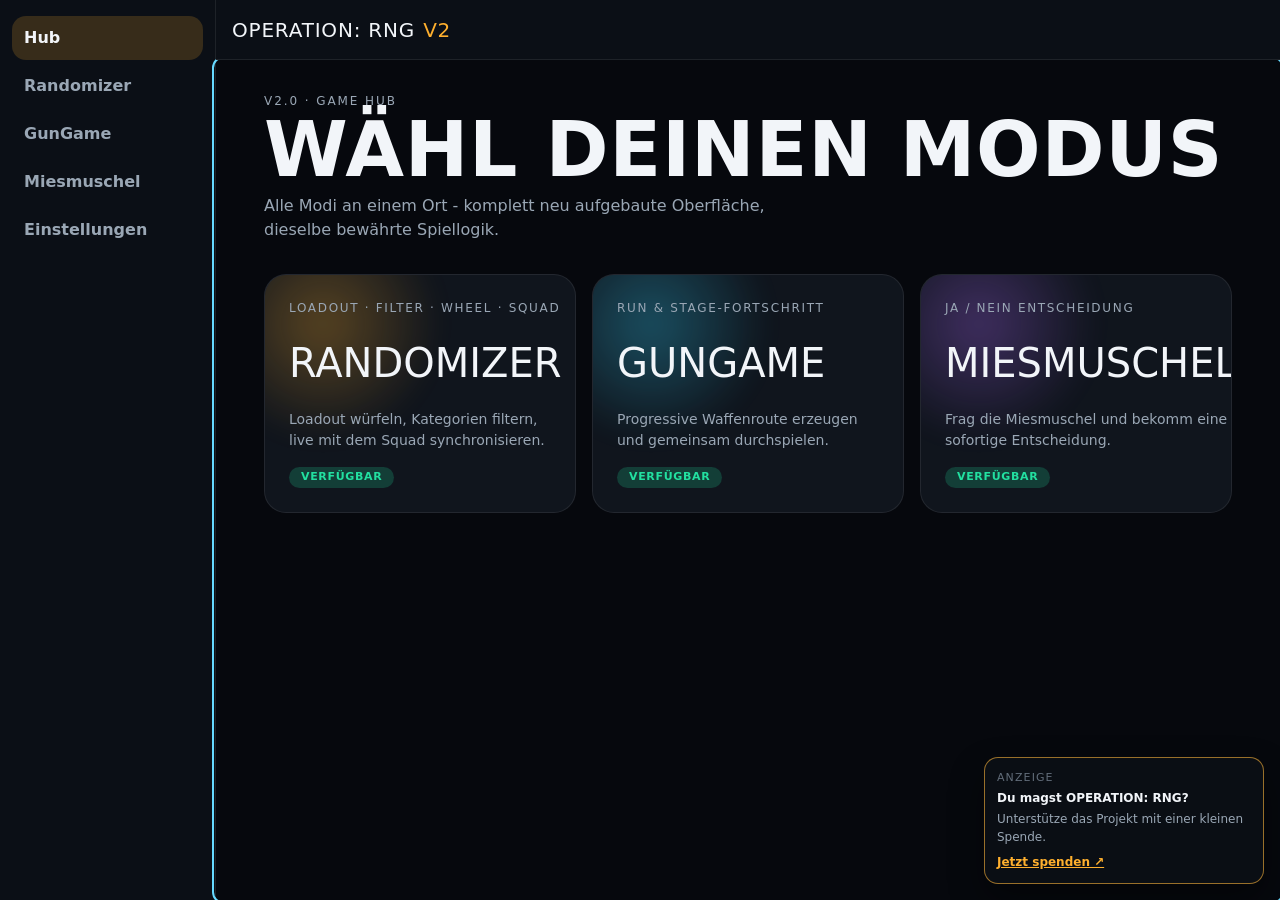
<file: index.html>
<!doctype html>
<html lang="de">
  <head>
    <meta charset="UTF-8" />
    <meta http-equiv="refresh" content="0; url=./v2/index.html#/hub" />
    <meta name="viewport" content="width=device-width, initial-scale=1.0" />
    <meta name="theme-color" content="#06080d" />
    <title>OPERATION: RNG</title>
    <style>
      body {
        display: grid;
        place-items: center;
        min-height: 100vh;
        margin: 0;
        background: #06080d;
        color: #f2f5f9;
        font-family: system-ui, sans-serif;
      }
      a {
        color: #ffb02e;
      }
    </style>
  </head>
  <body>
    <p>
      OPERATION: RNG ist jetzt v2.
      <a href="./v2/index.html#/hub">Weiter zum Hub</a>
    </p>
    <script>
      if ("serviceWorker" in navigator) {
        navigator.serviceWorker
          .getRegistrations()
          .then((regs) => regs.forEach((reg) => reg.unregister()))
          .catch(() => {});
      }
      location.replace("./v2/index.html#/hub");
    </script>
  </body>
</html>
</file>
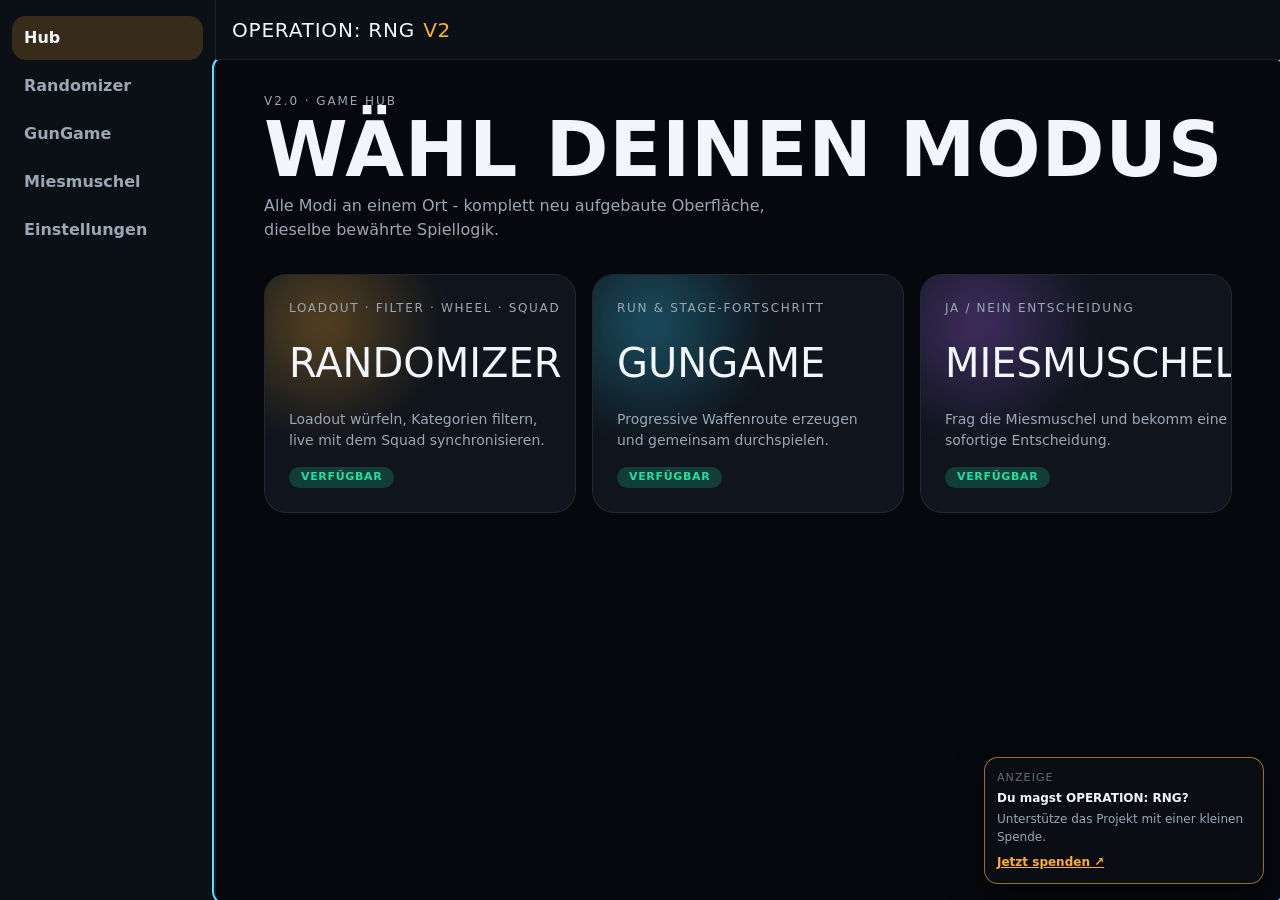
<file: v2/index.html>
<!doctype html>
<html lang="de">
  <head>
    <meta charset="UTF-8" />
    <meta name="viewport" content="width=device-width, initial-scale=1.0" />
    <meta
      name="description"
      content="ABI Randomizer v2.0 - Game Hub, Randomizer, GunGame und Miesmuschel."
    />
    <meta name="theme-color" content="#06080d" />
    <title>OPERATION: RNG v2</title>
    <link rel="stylesheet" href="./assets/styles/tokens.css" />
    <link rel="stylesheet" href="./assets/styles/reset.css" />
    <link rel="stylesheet" href="./assets/styles/base.css" />
    <link rel="stylesheet" href="./assets/styles/shell.css" />
    <link rel="stylesheet" href="./assets/styles/components/button.css" />
    <link rel="stylesheet" href="./assets/styles/components/card.css" />
    <link rel="stylesheet" href="./assets/styles/components/game-tile.css" />
    <link rel="stylesheet" href="./assets/styles/components/loadout-card.css" />
    <link
      rel="stylesheet"
      href="./assets/styles/components/event-overlay.css"
    />
    <link rel="stylesheet" href="./assets/styles/components/sheet.css" />
    <link rel="stylesheet" href="./assets/styles/views/hub.css" />
    <link rel="stylesheet" href="./assets/styles/views/randomizer.css" />
    <link rel="stylesheet" href="./assets/styles/views/filters.css" />
    <link rel="stylesheet" href="./assets/styles/views/wheel.css" />
    <link rel="stylesheet" href="./assets/styles/views/squad.css" />
    <link rel="stylesheet" href="./assets/styles/views/gungame.css" />
    <link rel="stylesheet" href="./assets/styles/views/muschel.css" />
    <link rel="stylesheet" href="./assets/styles/views/settings.css" />
  </head>
  <body>
    <a class="skip-link" href="#main">Zum Hauptinhalt springen</a>

    <div class="app-shell" id="appShell">
      <header class="app-topbar">
        <a class="app-topbar-brand" href="#/hub">
          OPERATION: RNG <span class="app-topbar-brand-accent">v2</span>
        </a>
      </header>

      <nav class="app-nav" id="appSideNav" aria-label="Modus Navigation">
        <span class="app-nav-brand">Menü</span>
      </nav>

      <main class="app-main" id="main" tabindex="-1"></main>

      <nav
        class="app-bottom-nav"
        id="appBottomNav"
        aria-label="Modus Navigation"
      ></nav>
    </div>

    <aside class="support-banner" aria-label="Unterstützung und Werbung">
      <span class="support-banner-label">Anzeige</span>
      <strong>Du magst OPERATION: RNG?</strong>
      <span>Unterstütze das Projekt mit einer kleinen Spende.</span>
      <a
        href="https://www.youtube.com/watch?v=Aq5WXmQQooo&pp=ygUJcmljayByb2xs"
        target="_blank"
        rel="noopener noreferrer sponsored"
        >Jetzt spenden ↗</a
      >
    </aside>

    <script type="module">
      import { bootstrap } from "./assets/js/app/bootstrap.js";
      bootstrap();
    </script>
  </body>
</html>
</file>
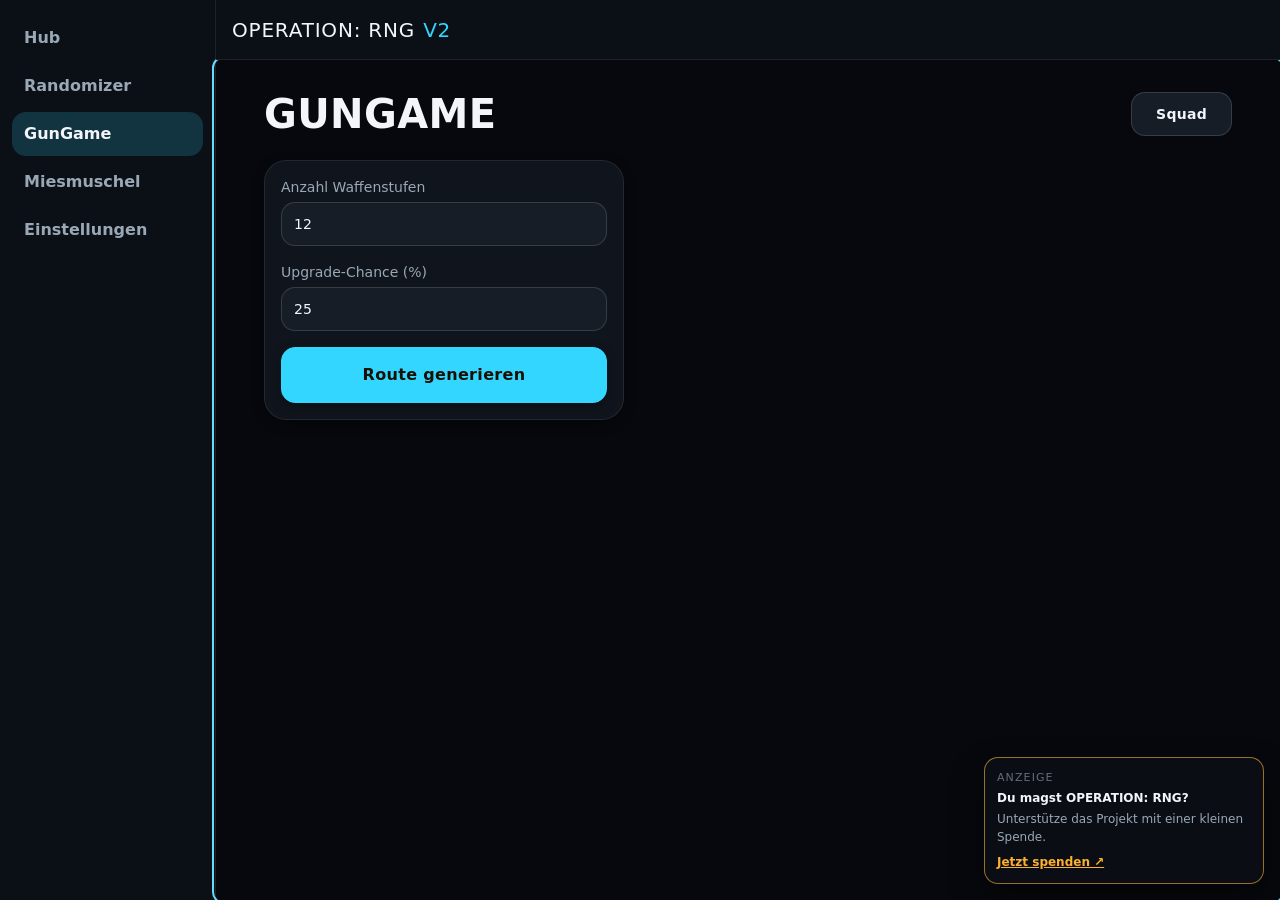
<file: gungame.html>
<!doctype html>
<html lang="de">
  <head>
    <meta charset="UTF-8" />
    <meta http-equiv="refresh" content="0; url=./v2/index.html#/gungame" />
    <meta name="viewport" content="width=device-width, initial-scale=1.0" />
    <meta name="theme-color" content="#06080d" />
    <title>OPERATION: RNG</title>
    <style>
      body {
        display: grid;
        place-items: center;
        min-height: 100vh;
        margin: 0;
        background: #06080d;
        color: #f2f5f9;
        font-family: system-ui, sans-serif;
      }
      a {
        color: #33d6ff;
      }
    </style>
  </head>
  <body>
    <p>
      GunGame ist jetzt v2.
      <a href="./v2/index.html#/gungame">Weiter zu GunGame</a>
    </p>
    <script>
      if ("serviceWorker" in navigator) {
        navigator.serviceWorker
          .getRegistrations()
          .then((regs) => regs.forEach((reg) => reg.unregister()))
          .catch(() => {});
      }
      location.replace("./v2/index.html#/gungame");
    </script>
  </body>
</html>
</file>
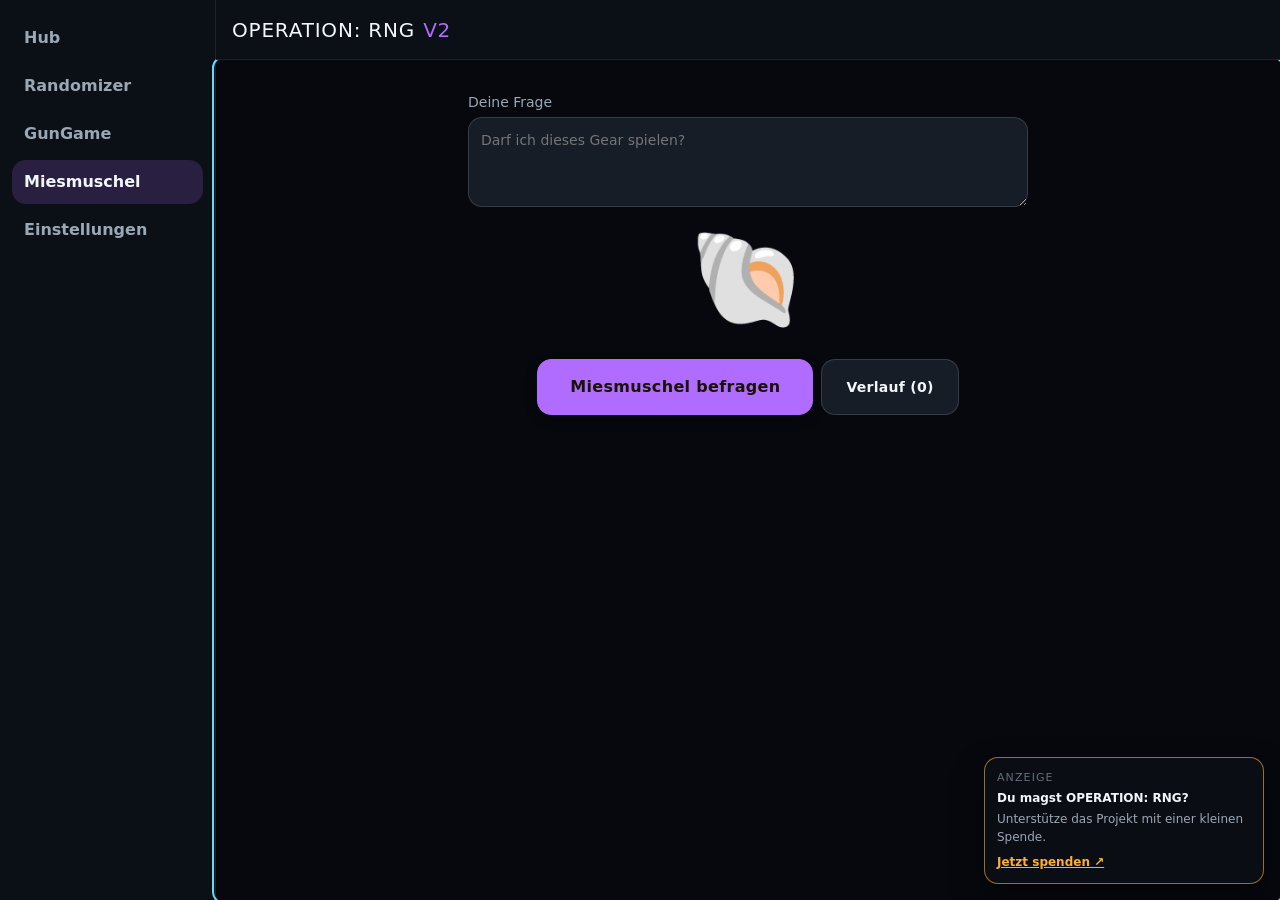
<file: muschel.html>
<!doctype html>
<html lang="de">
  <head>
    <meta charset="UTF-8" />
    <meta http-equiv="refresh" content="0; url=./v2/index.html#/muschel" />
    <meta name="viewport" content="width=device-width, initial-scale=1.0" />
    <meta name="theme-color" content="#06080d" />
    <title>OPERATION: RNG</title>
    <style>
      body {
        display: grid;
        place-items: center;
        min-height: 100vh;
        margin: 0;
        background: #06080d;
        color: #f2f5f9;
        font-family: system-ui, sans-serif;
      }
      a {
        color: #b06bff;
      }
    </style>
  </head>
  <body>
    <p>
      Die Miesmuschel ist jetzt v2.
      <a href="./v2/index.html#/muschel">Weiter zur Miesmuschel</a>
    </p>
    <script>
      if ("serviceWorker" in navigator) {
        navigator.serviceWorker
          .getRegistrations()
          .then((regs) => regs.forEach((reg) => reg.unregister()))
          .catch(() => {});
      }
      location.replace("./v2/index.html#/muschel");
    </script>
  </body>
</html>
</file>
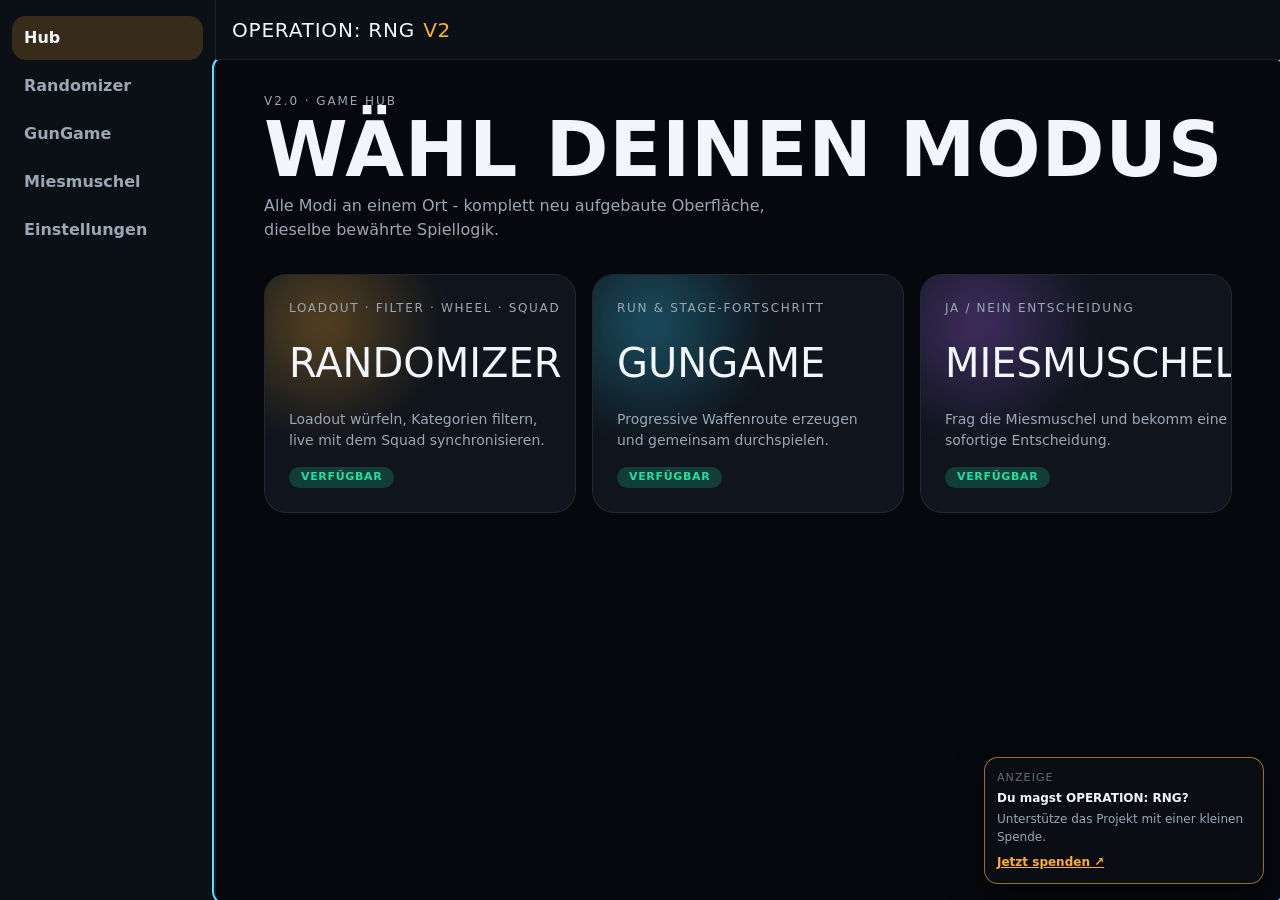
<file: offline.html>
<!doctype html>
<html lang="de">
  <head>
    <meta charset="UTF-8" />
    <meta name="viewport" content="width=device-width, initial-scale=1.0" />
    <meta name="theme-color" content="#06080d" />
    <title>Offline - OPERATION: RNG</title>
    <style>
      body {
        display: grid;
        place-items: center;
        min-height: 100vh;
        margin: 0;
        background: #06080d;
        color: #f2f5f9;
        font-family: system-ui, sans-serif;
        text-align: center;
        padding: 16px;
      }
      a {
        color: #ffb02e;
      }
    </style>
  </head>
  <body>
    <div>
      <p>Offline. OPERATION: RNG ist jetzt v2.</p>
      <p><a href="./v2/index.html#/hub">Zum Hub (sobald online)</a></p>
    </div>
    <script>
      if (navigator.onLine) {
        location.replace("./v2/index.html#/hub");
      }
    </script>
  </body>
</html>
</file>
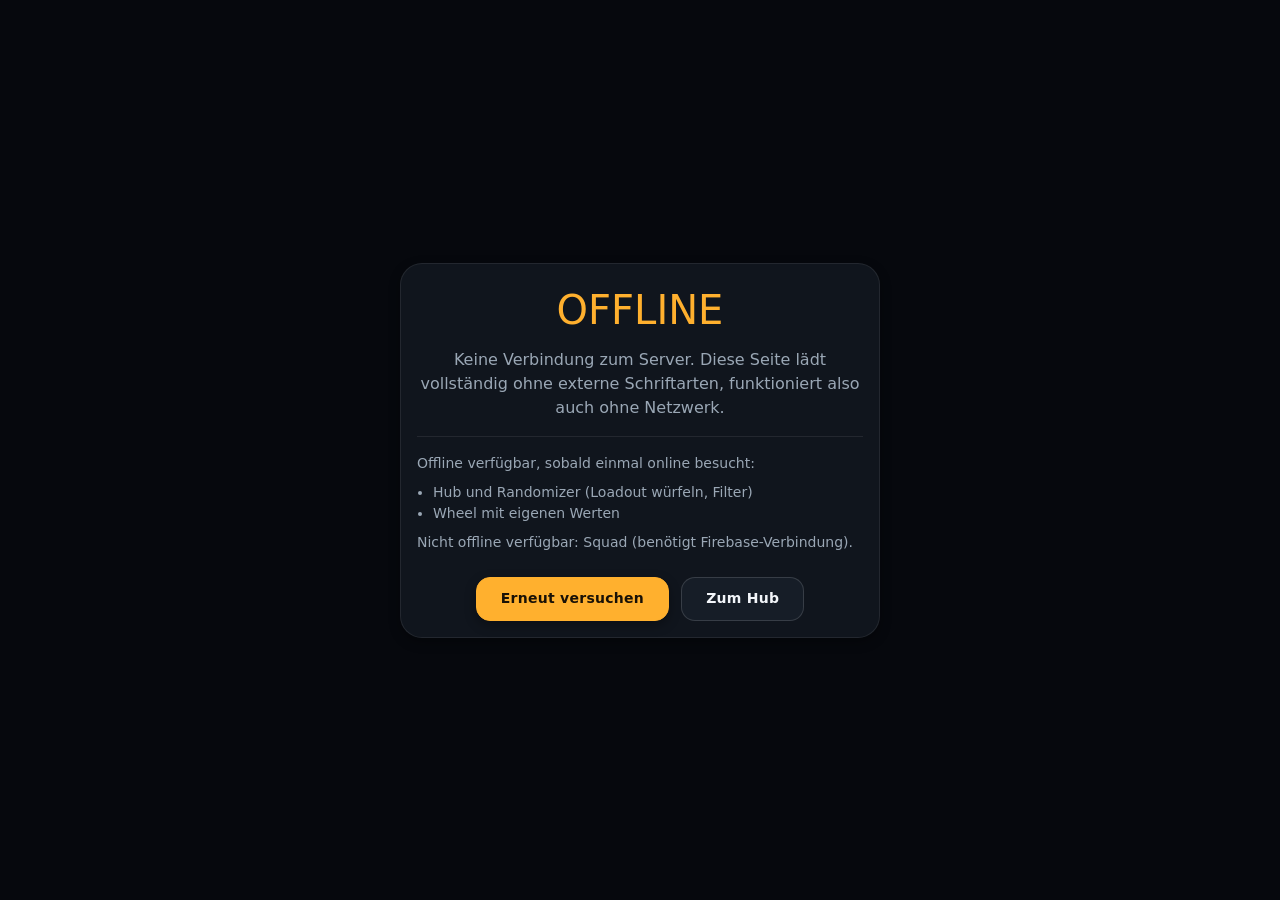
<file: v2/offline.html>
<!doctype html>
<html lang="de">
  <head>
    <meta charset="UTF-8" />
    <meta name="viewport" content="width=device-width, initial-scale=1.0" />
    <title>Offline - OPERATION: RNG v2</title>
    <meta name="theme-color" content="#06080d" />
    <link rel="stylesheet" href="./assets/styles/tokens.css" />
    <link rel="stylesheet" href="./assets/styles/reset.css" />
    <link rel="stylesheet" href="./assets/styles/base.css" />
    <link rel="stylesheet" href="./assets/styles/components/button.css" />
    <link rel="stylesheet" href="./assets/styles/components/card.css" />
    <style>
      body {
        background: var(--color-bg);
        color: var(--color-text);
        font-family: var(--font-ui);
        display: grid;
        place-items: center;
        min-height: 100vh;
        padding: var(--space-4);
      }

      .offline-card {
        width: min(480px, 100%);
        text-align: center;
      }

      .offline-title {
        font-family: var(--font-display);
        font-size: var(--text-2xl);
        color: var(--color-randomizer);
        text-transform: uppercase;
      }

      .offline-text {
        margin-top: var(--space-2);
        color: var(--color-text-muted);
      }

      .offline-hint {
        margin-top: var(--space-4);
        padding-top: var(--space-4);
        border-top: 1px solid var(--color-border);
        text-align: left;
        color: var(--color-text-muted);
        font-size: var(--text-sm);
      }

      .offline-hint ul {
        margin-top: var(--space-2);
        padding-left: var(--space-4);
        list-style: disc;
      }

      .offline-actions {
        margin-top: var(--space-5);
        display: flex;
        flex-wrap: wrap;
        justify-content: center;
        gap: var(--space-3);
      }
    </style>
  </head>
  <body>
    <div class="card card-body offline-card">
      <p class="offline-title">Offline</p>
      <p class="offline-text">
        Keine Verbindung zum Server. Diese Seite lädt vollständig ohne
        externe Schriftarten, funktioniert also auch ohne Netzwerk.
      </p>
      <div class="offline-hint">
        <p>Offline verfügbar, sobald einmal online besucht:</p>
        <ul>
          <li>Hub und Randomizer (Loadout würfeln, Filter)</li>
          <li>Wheel mit eigenen Werten</li>
        </ul>
        <p style="margin-top: var(--space-2)">
          Nicht offline verfügbar: Squad (benötigt Firebase-Verbindung).
        </p>
      </div>
      <div class="offline-actions">
        <button type="button" class="btn btn--primary" id="retryBtn">
          Erneut versuchen
        </button>
        <a class="btn btn--secondary" href="./index.html#/hub">Zum Hub</a>
      </div>
    </div>
    <script>
      document
        .getElementById("retryBtn")
        .addEventListener("click", () => location.reload());
    </script>
  </body>
</html>
</file>
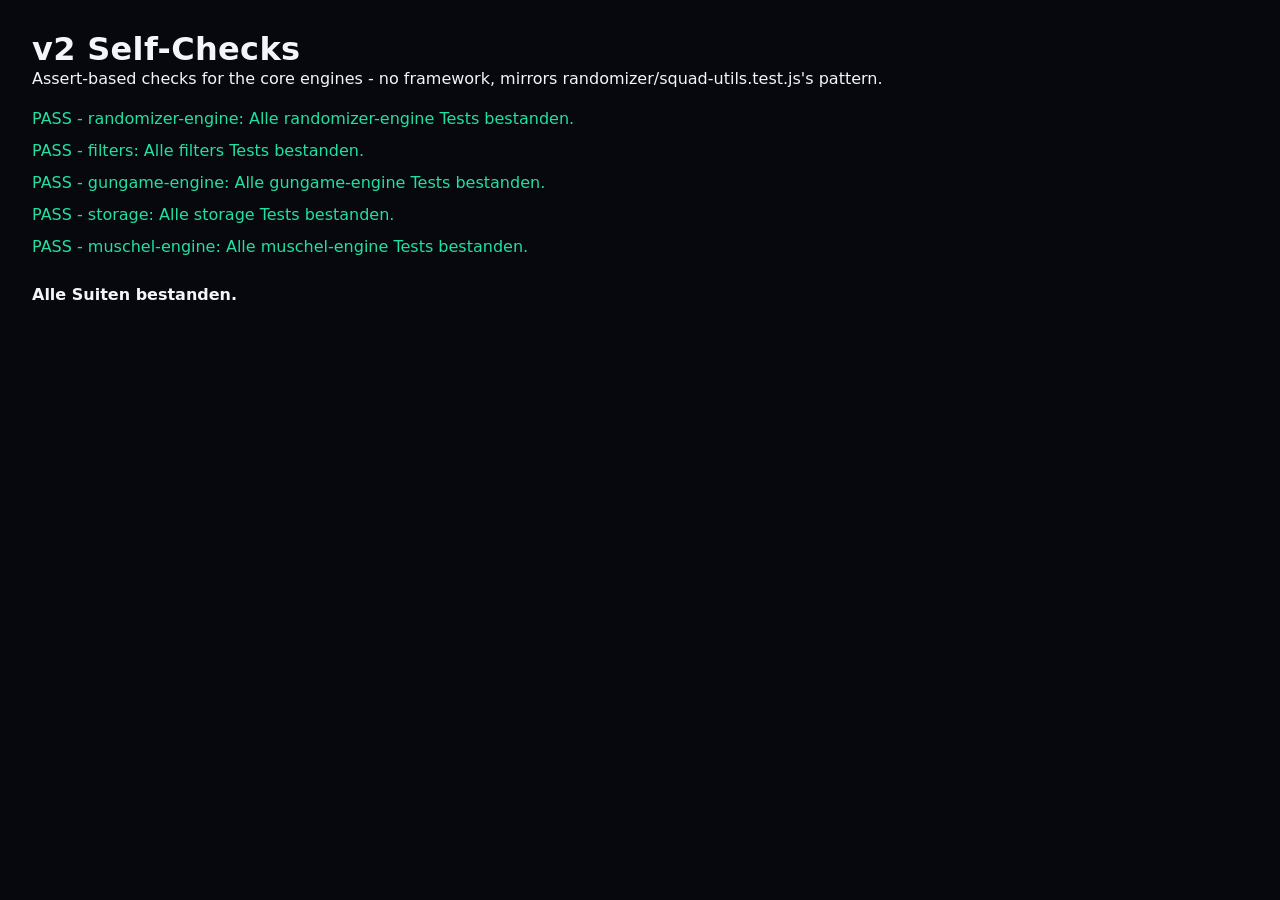
<file: v2/test.html>
<!doctype html>
<html lang="de">
  <head>
    <meta charset="UTF-8" />
    <title>v2 Self-Checks</title>
    <link rel="stylesheet" href="./assets/styles/tokens.css" />
    <link rel="stylesheet" href="./assets/styles/reset.css" />
    <link rel="stylesheet" href="./assets/styles/base.css" />
    <style>
      body {
        background: var(--color-bg);
        color: var(--color-text);
        font-family: var(--font-ui);
        padding: var(--space-6);
      }

      #results {
        display: grid;
        gap: var(--space-2);
        margin-top: var(--space-4);
      }

      .pass {
        color: var(--color-success);
      }

      .fail {
        color: var(--color-danger);
      }
    </style>
  </head>
  <body>
    <h1>v2 Self-Checks</h1>
    <p>Assert-based checks for the core engines - no framework, mirrors randomizer/squad-utils.test.js's pattern.</p>
    <div id="results"></div>
    <script type="module">
      import { runRandomizerEngineTests } from "./assets/js/core/randomizer-engine.test.js";
      import { runFiltersTests } from "./assets/js/core/filters.test.js";
      import { runGunGameEngineTests } from "./assets/js/core/gungame-engine.test.js";
      import { runStorageTests } from "./assets/js/core/storage.test.js";
      import { runMuschelEngineTests } from "./assets/js/core/muschel-engine.test.js";

      const suites = [
        ["randomizer-engine", runRandomizerEngineTests],
        ["filters", runFiltersTests],
        ["gungame-engine", runGunGameEngineTests],
        ["storage", runStorageTests],
        ["muschel-engine", runMuschelEngineTests],
      ];

      const results = document.getElementById("results");
      let allPassed = true;

      for (const [name, run] of suites) {
        const line = document.createElement("p");
        try {
          const message = run();
          line.className = "pass";
          line.textContent = `PASS - ${name}: ${message}`;
        } catch (error) {
          allPassed = false;
          line.className = "fail";
          line.textContent = `FAIL - ${name}: ${error.message}`;
        }
        results.appendChild(line);
      }

      const summary = document.createElement("p");
      summary.style.marginTop = "16px";
      summary.style.fontWeight = "700";
      summary.textContent = allPassed ? "Alle Suiten bestanden." : "Mindestens eine Suite fehlgeschlagen.";
      results.appendChild(summary);
    </script>
  </body>
</html>
</file>
<file: v2/assets/styles/tokens.css>
/* v2 Design Tokens - Dark Tactical / Electric Signal (Planungs.md 6) */

:root {
  /* Grundfläche: fast schwarz, leicht bläulich */
  --color-bg: #06080d;
  --color-bg-raised: #0b0f16;
  --color-surface-1: #10151d;
  --color-surface-2: #161d27;
  --color-surface-3: #1e2732;
  --color-border: #ffffff14;
  --color-border-strong: #ffffff24;

  --color-text: #f2f5f9;
  --color-text-muted: #9aa7b5;
  --color-text-faint: #626d7a;

  /* Modusfarben (Planungs.md 6) */
  --color-randomizer: #ffb02e;
  --color-randomizer-strong: #ffc866;
  --color-gungame: #33d6ff;
  --color-muschel: #b06bff;
  --color-success: #22e0a0;
  --color-danger: #ff3d5a;

  --color-focus: #66d9ff;

  --font-display: "Segoe UI", "Inter", system-ui, sans-serif;
  --font-ui: "Segoe UI", "Inter", system-ui, sans-serif;
  --font-mono: "Consolas", "SFMono-Regular", monospace;

  --text-2xs: 11px;
  --text-xs: 12px;
  --text-sm: 14px;
  --text-md: 16px;
  --text-lg: 20px;
  --text-xl: 28px;
  --text-2xl: 40px;
  --text-3xl: 60px;

  --space-1: 4px;
  --space-2: 8px;
  --space-3: 12px;
  --space-4: 16px;
  --space-5: 24px;
  --space-6: 32px;
  --space-7: 48px;
  --space-8: 64px;

  --radius-sm: 8px;
  --radius-md: 14px;
  --radius-lg: 22px;
  --radius-pill: 999px;

  --shadow-sm: 0 4px 12px #00000055;
  --shadow-md: 0 16px 34px #00000066;
  --shadow-overlay: 0 24px 60px #000000aa;

  --motion-fast: 140ms;
  --motion-medium: 220ms;
  --motion-slow: 360ms;
  --motion-ease: cubic-bezier(0.2, 0.7, 0.3, 1);

  --nav-width: 216px;
  --nav-width-rail: 72px;
  --topbar-height: 60px;
  --bottom-nav-height: 64px;
  --context-sidebar-width: 340px;
  --touch-target: 44px;
}

@media (prefers-reduced-motion: reduce) {
  :root {
    --motion-fast: 0ms;
    --motion-medium: 0ms;
    --motion-slow: 0ms;
  }
}
</file>
<file: v2/assets/styles/base.css>
/* v2 Base - typography, focus, skip-link (Planungs.md 9) */

body {
  background: var(--color-bg);
  color: var(--color-text);
  font-family: var(--font-ui);
  font-size: var(--text-md);
  line-height: 1.5;
  font-variant-numeric: tabular-nums;
}

h1,
h2,
h3 {
  font-family: var(--font-display);
  font-weight: 700;
  letter-spacing: 0.01em;
  line-height: 1.1;
}

:focus-visible {
  outline: 2px solid var(--color-focus);
  outline-offset: 2px;
  border-radius: var(--radius-sm);
}

.skip-link {
  position: absolute;
  top: -100%;
  left: var(--space-3);
  z-index: 1000;
  padding: var(--space-2) var(--space-4);
  border-radius: var(--radius-sm);
  background: var(--color-focus);
  color: #05131a;
  font-weight: 700;
  text-decoration: none;
}

.skip-link:focus {
  top: var(--space-3);
}

.visually-hidden {
  position: absolute;
  width: 1px;
  height: 1px;
  overflow: hidden;
  clip: rect(0 0 0 0);
  white-space: nowrap;
}

/* Manual "Animationen reduzieren" override (Settings), same effect as the
   prefers-reduced-motion media query in reset.css/tokens.css but forced
   independent of the OS setting. */
:root[data-reduced-motion="true"] {
  --motion-fast: 0ms;
  --motion-medium: 0ms;
  --motion-slow: 0ms;
}

:root[data-reduced-motion="true"] *,
:root[data-reduced-motion="true"] *::before,
:root[data-reduced-motion="true"] *::after {
  animation-duration: 0.001ms !important;
  animation-iteration-count: 1 !important;
  transition-duration: 0.001ms !important;
  scroll-behavior: auto !important;
}

/* Streamer-Modus (Settings) */
:root[data-streamer="transparent"] body {
  background: transparent;
}

:root[data-streamer="greenscreen"] body {
  background: #00b140;
}
</file>
<file: v2/assets/styles/shell.css>
/* v2 App Shell (Planungs.md 5.1). Context sidebar column is deferred until
   a view (Filter Studio, Squad) actually needs it - not built for this slice. */

.app-shell {
  display: grid;
  grid-template-columns: 1fr;
  grid-template-rows: var(--topbar-height) 1fr;
  grid-template-areas:
    "topbar"
    "main";
  min-height: 100vh;
}

.app-topbar {
  grid-area: topbar;
  position: sticky;
  top: 0;
  z-index: 50;
  display: flex;
  align-items: center;
  justify-content: space-between;
  gap: var(--space-3);
  padding: 0 var(--space-4);
  border-bottom: 1px solid var(--color-border);
  background: var(--color-bg-raised);
}

.app-topbar-brand {
  display: flex;
  align-items: baseline;
  gap: var(--space-2);
  font-family: var(--font-display);
  font-size: var(--text-lg);
  text-transform: uppercase;
  letter-spacing: 0.04em;
  text-decoration: none;
  color: var(--color-text);
}

.app-topbar-brand-accent {
  color: var(--route-accent, var(--color-randomizer));
}

.app-main {
  grid-area: main;
  min-width: 0;
  padding: var(--space-5) var(--space-4) calc(var(--bottom-nav-height) + var(--space-5));
}

.app-nav {
  display: none;
}

.app-bottom-nav {
  position: fixed;
  left: 0;
  right: 0;
  bottom: 0;
  z-index: 50;
  display: flex;
  height: var(--bottom-nav-height);
  border-top: 1px solid var(--color-border);
  background: var(--color-bg-raised);
}

.app-bottom-nav-link {
  flex: 1;
  display: flex;
  flex-direction: column;
  align-items: center;
  justify-content: center;
  gap: 2px;
  min-height: var(--touch-target);
  color: var(--color-text-muted);
  font-size: var(--text-2xs);
  font-weight: 700;
  letter-spacing: 0.02em;
  text-transform: uppercase;
  text-decoration: none;
}

.app-bottom-nav-link[aria-current="page"] {
  color: var(--route-accent, var(--color-randomizer));
}

.app-bottom-nav-link[aria-disabled="true"] {
  color: var(--color-text-faint);
  pointer-events: none;
}

.app-bottom-nav-icon {
  font-size: var(--text-md);
}

.support-banner {
  position: fixed;
  right: var(--space-3);
  bottom: calc(var(--bottom-nav-height) + var(--space-3));
  z-index: 45;
  display: grid;
  gap: 3px;
  width: min(280px, calc(100vw - var(--space-6)));
  padding: var(--space-3);
  border: 1px solid color-mix(in srgb, var(--color-randomizer) 55%, var(--color-border));
  border-radius: var(--radius-md);
  background: color-mix(in srgb, var(--color-bg-raised) 94%, transparent);
  box-shadow: var(--shadow-md);
  font-size: var(--text-xs);
  backdrop-filter: blur(10px);
}

.support-banner-label {
  color: var(--color-text-faint);
  font-size: var(--text-2xs);
  letter-spacing: 0.1em;
  text-transform: uppercase;
}

.support-banner > span:not(.support-banner-label) {
  color: var(--color-text-muted);
}

.support-banner a {
  margin-top: var(--space-1);
  color: var(--color-randomizer);
  font-weight: 700;
}

@media (min-width: 900px) {
  .support-banner {
    right: var(--space-4);
    bottom: var(--space-4);
  }

  .app-shell {
    grid-template-columns: var(--nav-width) 1fr;
    grid-template-areas:
      "nav topbar"
      "nav main";
  }

  .app-nav {
    grid-area: nav;
    display: flex;
    flex-direction: column;
    gap: var(--space-1);
    padding: var(--space-4) var(--space-3);
    border-right: 1px solid var(--color-border);
    background: var(--color-bg-raised);
  }

  .app-nav-brand {
    padding: 0 var(--space-2) var(--space-4);
    font-family: var(--font-display);
    font-size: var(--text-md);
    text-transform: uppercase;
    letter-spacing: 0.06em;
  }

  .app-nav-link {
    display: flex;
    align-items: center;
    gap: var(--space-2);
    min-height: var(--touch-target);
    padding: 0 var(--space-3);
    border-radius: var(--radius-md);
    color: var(--color-text-muted);
    font-weight: 700;
    text-decoration: none;
    transition: background var(--motion-fast) var(--motion-ease),
      color var(--motion-fast) var(--motion-ease);
  }

  .app-nav-link:hover {
    background: var(--color-surface-1);
    color: var(--color-text);
  }

  .app-nav-link[aria-current="page"] {
    background: color-mix(in srgb, var(--route-accent, var(--color-randomizer)) 18%, transparent);
    color: var(--color-text);
  }

  .app-nav-link[aria-disabled="true"] {
    color: var(--color-text-faint);
    pointer-events: none;
  }

  .app-main {
    padding: var(--space-6) var(--space-7);
  }

  .app-bottom-nav {
    display: none;
  }
}
</file>
<file: v2/assets/styles/components/button.css>
/* Component: ActionButton / IconButton (Planungs.md 6) */

.btn {
  display: inline-flex;
  align-items: center;
  justify-content: center;
  gap: var(--space-2);
  min-height: var(--touch-target);
  padding: 0 var(--space-5);
  border: 1px solid transparent;
  border-radius: var(--radius-md);
  font-family: var(--font-ui);
  font-size: var(--text-sm);
  font-weight: 700;
  letter-spacing: 0.02em;
  text-decoration: none;
  transition: transform var(--motion-fast) var(--motion-ease),
    filter var(--motion-fast) var(--motion-ease);
}

.btn:hover {
  filter: brightness(1.1);
}

.btn:active {
  transform: translateY(1px);
}

.btn:disabled,
.btn[aria-disabled="true"] {
  cursor: not-allowed;
  filter: grayscale(0.5);
  opacity: 0.5;
}

.btn--loading {
  cursor: progress;
  opacity: 0.8;
}

.btn--primary {
  border-color: var(--route-accent, var(--color-randomizer));
  background: var(--route-accent, var(--color-randomizer));
  color: #191106;
  box-shadow: var(--shadow-sm);
}

.btn--secondary {
  border-color: var(--color-border-strong);
  background: var(--color-surface-2);
  color: var(--color-text);
}

.btn--ghost {
  background: transparent;
  color: var(--color-text-muted);
}

.btn--ghost:hover {
  background: var(--color-surface-1);
  color: var(--color-text);
}

.btn--danger {
  border-color: var(--color-danger);
  background: color-mix(in srgb, var(--color-danger) 20%, transparent);
  color: #ffd7dd;
}

.btn--lg {
  min-height: 56px;
  padding: 0 var(--space-6);
  font-size: var(--text-md);
}

.icon-btn {
  display: inline-flex;
  align-items: center;
  justify-content: center;
  width: var(--touch-target);
  height: var(--touch-target);
  border-radius: var(--radius-pill);
  color: var(--color-text-muted);
  transition: background var(--motion-fast) var(--motion-ease),
    color var(--motion-fast) var(--motion-ease);
}

.icon-btn:hover {
  background: var(--color-surface-2);
  color: var(--color-text);
}
</file>
<file: v2/assets/styles/components/card.css>
/* Component: Card panel base, StatusChip */

.card {
  border: 1px solid var(--color-border);
  border-radius: var(--radius-lg);
  background: var(--color-surface-1);
  box-shadow: var(--shadow-sm);
}

.card-header {
  padding: var(--space-4) var(--space-4) 0;
}

.card-body {
  padding: var(--space-4);
}

.status-chip {
  display: inline-flex;
  align-items: center;
  gap: var(--space-1);
  padding: 2px var(--space-3);
  border-radius: var(--radius-pill);
  background: var(--color-surface-2);
  color: var(--color-text-muted);
  font-size: var(--text-2xs);
  font-weight: 700;
  letter-spacing: 0.06em;
  text-transform: uppercase;
}

.status-chip--success {
  background: color-mix(in srgb, var(--color-success) 20%, transparent);
  color: var(--color-success);
}

.status-chip--danger {
  background: color-mix(in srgb, var(--color-danger) 22%, transparent);
  color: var(--color-danger);
}

.status-chip--accent {
  background: color-mix(in srgb, var(--route-accent, var(--color-randomizer)) 20%, transparent);
  color: var(--route-accent, var(--color-randomizer));
}
</file>
<file: v2/assets/styles/components/game-tile.css>
/* Component: GameTile (Hub) */

.game-tile-grid {
  display: grid;
  grid-template-columns: repeat(auto-fit, minmax(240px, 1fr));
  gap: var(--space-4);
}

.game-tile {
  position: relative;
  display: grid;
  align-content: space-between;
  gap: var(--space-4);
  min-height: 220px;
  padding: var(--space-5);
  border: 1px solid var(--color-border);
  border-radius: var(--radius-lg);
  background: var(--color-surface-1);
  color: var(--color-text);
  text-decoration: none;
  overflow: hidden;
  transition: transform var(--motion-fast) var(--motion-ease),
    border-color var(--motion-fast) var(--motion-ease);
}

.game-tile::before {
  content: "";
  position: absolute;
  inset: -30% auto auto -20%;
  width: 240px;
  height: 240px;
  border-radius: 50%;
  background: radial-gradient(circle, var(--tile-accent, var(--color-randomizer)) 0%, transparent 70%);
  filter: blur(14px);
  opacity: 0.3;
  pointer-events: none;
}

.game-tile:hover {
  transform: translateY(-4px);
  border-color: var(--tile-accent, var(--color-randomizer));
}

.game-tile[aria-disabled="true"] {
  cursor: not-allowed;
  opacity: 0.55;
}

.game-tile[aria-disabled="true"]:hover {
  transform: none;
}

.game-tile-eyebrow {
  position: relative;
  color: var(--color-text-muted);
  font-size: var(--text-xs);
  letter-spacing: 0.14em;
  text-transform: uppercase;
}

.game-tile-title {
  position: relative;
  font-size: clamp(28px, 4vw, 40px);
  text-transform: uppercase;
}

.game-tile-desc {
  position: relative;
  color: var(--color-text-muted);
  font-size: var(--text-sm);
}

.game-tile-footer {
  position: relative;
  display: flex;
  align-items: center;
  justify-content: space-between;
  gap: var(--space-2);
}
</file>
<file: v2/assets/styles/components/loadout-card.css>
/* Component: LoadoutCard / WeaponCard (Randomizer Play View, Planungs.md 5.3) */

.loadout-board-wrap {
  display: grid;
  justify-items: center;
  gap: var(--space-6);
  padding: var(--space-5);
  border-radius: var(--radius-lg);
  background: radial-gradient(ellipse at 50% 0%, color-mix(in srgb, var(--route-accent, var(--color-randomizer)) 8%, transparent) 0%, transparent 70%);
}

.loadout-board {
  position: relative;
  display: grid;
  gap: var(--space-3);
  max-width: 880px;
  padding: var(--space-4);
  border-radius: var(--radius-lg);
  background: var(--color-bg-raised);
  box-shadow: inset 0 0 0 1px var(--color-border), var(--shadow-md);
  transition: filter var(--motion-medium) var(--motion-ease);
}

/* Marquee chase-light border, classic cabinet trim. */
.loadout-board::before {
  content: "";
  position: absolute;
  inset: -6px;
  z-index: -1;
  border-radius: calc(var(--radius-lg) + 6px);
  border: 2px dashed color-mix(in srgb, var(--route-accent, var(--color-randomizer)) 65%, transparent);
  animation: marqueeChase 14s linear infinite;
}

@keyframes marqueeChase {
  to {
    transform: rotate(360deg);
  }
}

.loadout-board.is-rolling {
  filter: drop-shadow(0 0 18px color-mix(in srgb, var(--route-accent, var(--color-randomizer)) 35%, transparent));
}

.loadout-board.is-rolling::before {
  animation-duration: 3s;
}

.slot-spin-btn {
  min-width: 220px;
  padding: var(--space-4) var(--space-7);
  border: 3px solid #241a06;
  border-radius: var(--radius-pill);
  background: linear-gradient(180deg, var(--color-randomizer-strong) 0%, var(--route-accent, var(--color-randomizer)) 60%, #7a4f00 100%);
  box-shadow: 0 8px 0 #5c3c00, 0 16px 26px #000000a0;
  color: #1a1106;
  font-size: var(--text-lg);
  letter-spacing: 0.1em;
  text-shadow: 0 1px 1px #ffffff40;
  transition: transform 120ms ease, box-shadow 120ms ease, filter 120ms ease;
}

.slot-spin-btn:hover:not(:disabled) {
  filter: brightness(1.08);
}

.slot-spin-btn:active:not(:disabled) {
  transform: translateY(6px);
  box-shadow: 0 2px 0 #5c3c00, 0 6px 14px #000000a0;
}

.slot-spin-btn:disabled {
  cursor: not-allowed;
  filter: grayscale(0.4) brightness(0.8);
  box-shadow: 0 8px 0 #3a3a3a, 0 16px 26px #000000a0;
}

@media (prefers-reduced-motion: reduce) {
  .loadout-board::before {
    animation: none;
  }
}

.loadout-stage {
  position: relative;
  padding: var(--space-5);
  border: 1px solid var(--color-border);
  border-radius: var(--radius-lg);
  background: linear-gradient(160deg, var(--color-surface-2) 0%, var(--color-surface-1) 100%);
}

.loadout-stage-label {
  color: var(--color-text-muted);
  font-size: var(--text-xs);
  letter-spacing: 0.14em;
  text-transform: uppercase;
}

.loadout-stage-value {
  margin-top: var(--space-1);
  font-family: var(--font-display);
  font-size: var(--text-2xl);
  text-transform: uppercase;
}

.loadout-stage-reroll {
  position: absolute;
  top: var(--space-4);
  right: var(--space-4);
}

.loadout-grid {
  display: grid;
  grid-template-columns: repeat(auto-fit, minmax(140px, 1fr));
  gap: var(--space-3);
}

.loadout-weapon-grid {
  display: grid;
  grid-template-columns: 1fr 1fr;
  gap: var(--space-3);
}

@media (max-width: 599px) {
  .loadout-weapon-grid {
    grid-template-columns: 1fr;
  }
}

.loadout-card {
  position: relative;
  display: grid;
  gap: var(--space-1);
  padding: var(--space-4);
  border: 1px solid var(--color-border);
  border-radius: var(--radius-md);
  background: var(--color-surface-1);
  transition: border-color var(--motion-fast) var(--motion-ease);
}

.loadout-card--weapon {
  padding: var(--space-5);
  border-color: var(--rarity-color, var(--color-border-strong));
}

.loadout-card--locked {
  border-color: var(--route-accent, var(--color-randomizer));
}

.loadout-card-label {
  display: flex;
  align-items: center;
  justify-content: space-between;
  color: var(--color-text-muted);
  font-size: var(--text-2xs);
  letter-spacing: 0.1em;
  text-transform: uppercase;
}

.loadout-card-value {
  font-family: var(--font-display);
  font-size: var(--text-lg);
  text-transform: uppercase;
}

.loadout-card--weapon .loadout-card-value {
  font-size: var(--text-xl);
  color: var(--rarity-color, var(--color-text));
}

.loadout-card-lock-btn {
  color: var(--color-text-faint);
}

.loadout-card-lock-btn[aria-pressed="true"] {
  color: var(--route-accent, var(--color-randomizer));
}

.loadout-actions {
  display: flex;
  justify-content: center;
  padding-top: var(--space-2);
}

.slot-reel {
  display: block;
  position: relative;
  height: 1.25em;
  overflow: hidden;
  border-radius: var(--radius-sm);
  background: linear-gradient(180deg, var(--color-surface-2) 0%, var(--color-surface-1) 100%);
  box-shadow: inset 0 0 14px #00000073;
}

.slot-reel-strip {
  display: flex;
  flex-direction: column;
  will-change: transform, filter;
}

.slot-reel-stop {
  display: flex;
  align-items: center;
  justify-content: center;
  flex: 0 0 1.25em;
  min-width: 0;
  padding: 0 var(--space-1);
  overflow: hidden;
  text-overflow: ellipsis;
  white-space: nowrap;
}

.slot-reel-stop:nth-child(odd) {
  background: #ffffff06;
}
</file>
<file: v2/assets/styles/components/event-overlay.css>
/* Component: EventOverlay (Planungs.md 5.3, 6) - one dialog style for all
   special events (0 to Hero today, elite crate etc. later). */

.event-overlay {
  position: fixed;
  inset: 0;
  z-index: 200;
  display: flex;
  align-items: center;
  justify-content: center;
  padding: var(--space-4);
  background: #000000cc;
  animation: eventOverlayIn var(--motion-medium) var(--motion-ease);
}

@keyframes eventOverlayIn {
  from {
    opacity: 0;
  }

  to {
    opacity: 1;
  }
}

.event-modal {
  width: min(420px, 100%);
  padding: var(--space-6) var(--space-5);
  border: 1px solid var(--event-accent, var(--color-danger));
  border-radius: var(--radius-lg);
  background: var(--color-surface-1);
  box-shadow: var(--shadow-overlay);
  text-align: center;
}

.event-modal-title {
  font-family: var(--font-display);
  font-size: var(--text-xl);
  color: var(--event-accent, var(--color-danger));
  text-transform: uppercase;
}

.event-modal-text {
  margin-top: var(--space-2);
  color: var(--color-text-muted);
}

.event-modal-actions {
  margin-top: var(--space-5);
  display: flex;
  justify-content: center;
}

@media (prefers-reduced-motion: reduce) {
  .event-overlay {
    animation: none;
  }
}
</file>
<file: v2/assets/styles/components/sheet.css>
/* Component: Sheet / Drawer (Planungs.md 6, 5.4) - fullscreen on mobile,
   right-docked panel on desktop. Shared by Filter Studio and later panels. */

.sheet-overlay {
  position: fixed;
  inset: 0;
  z-index: 300;
  display: flex;
  justify-content: flex-end;
  background: #000000aa;
}

.sheet-panel {
  display: flex;
  flex-direction: column;
  width: 100%;
  height: 100%;
  background: var(--color-bg-raised);
  box-shadow: var(--shadow-overlay);
  animation: sheetSlideIn var(--motion-medium) var(--motion-ease);
}

@keyframes sheetSlideIn {
  from {
    transform: translateX(100%);
  }

  to {
    transform: translateX(0);
  }
}

@media (prefers-reduced-motion: reduce) {
  .sheet-panel {
    animation: none;
  }
}

.sheet-header {
  display: flex;
  align-items: center;
  justify-content: space-between;
  gap: var(--space-3);
  padding: var(--space-4) var(--space-5);
  border-bottom: 1px solid var(--color-border);
}

.sheet-title {
  font-family: var(--font-display);
  font-size: var(--text-lg);
  text-transform: uppercase;
}

.sheet-body {
  flex: 1;
  overflow-y: auto;
  padding: var(--space-5);
}

.sheet-footer {
  display: flex;
  align-items: center;
  justify-content: space-between;
  gap: var(--space-3);
  padding: var(--space-4) var(--space-5);
  border-top: 1px solid var(--color-border);
}

.sheet-errors {
  padding: var(--space-3) var(--space-4);
  border: 1px solid var(--color-danger);
  border-radius: var(--radius-md);
  background: color-mix(in srgb, var(--color-danger) 14%, transparent);
  color: #ffd7dd;
  font-size: var(--text-sm);
}

.sheet-errors ul {
  padding-left: var(--space-4);
  list-style: disc;
}

@media (min-width: 900px) {
  .sheet-panel {
    width: min(560px, 92vw);
  }
}
</file>
<file: v2/assets/styles/views/hub.css>
/* View: Game Hub (Planungs.md 5.2) */

.hub-hero {
  margin-bottom: var(--space-6);
}

.hub-hero-eyebrow {
  color: var(--color-text-muted);
  font-size: var(--text-xs);
  letter-spacing: 0.16em;
  text-transform: uppercase;
}

.hub-hero-title {
  margin: var(--space-1) 0 var(--space-2);
  font-size: clamp(40px, 7vw, 76px);
  text-transform: uppercase;
  line-height: 0.95;
}

.hub-hero-subtitle {
  max-width: 56ch;
  color: var(--color-text-muted);
}
</file>
<file: v2/assets/styles/views/randomizer.css>
/* View: Randomizer Play View (Planungs.md 5.3) */

.randomizer-view-header {
  display: flex;
  flex-wrap: wrap;
  align-items: center;
  justify-content: space-between;
  gap: var(--space-3);
  margin-bottom: var(--space-5);
}

.randomizer-header-actions {
  display: flex;
  flex-wrap: wrap;
  gap: var(--space-2);
}

.randomizer-inline-section {
  margin-top: var(--space-6);
  padding-top: var(--space-6);
  border-top: 1px solid var(--color-border);
}

.randomizer-view-title {
  font-size: clamp(28px, 4vw, 40px);
  text-transform: uppercase;
}

.randomizer-example-note {
  margin-top: var(--space-3);
  color: var(--color-text-faint);
  font-size: var(--text-xs);
}
</file>
<file: v2/assets/styles/views/filters.css>
/* View: Filter Studio (Planungs.md 5.4) */

.weapon-search-input {
  width: 100%;
  min-height: var(--touch-target);
  padding: 0 var(--space-3);
  border: 1px solid var(--color-border-strong);
  border-radius: var(--radius-md);
  background: var(--color-surface-2);
  color: var(--color-text);
}

.randomizer-filter-chip {
  display: inline-flex;
  align-items: center;
  gap: var(--space-1);
}
</file>
<file: v2/assets/styles/views/wheel.css>
/* View: Wheel (Planungs.md 5.5) */

.wheel-source-row {
  display: flex;
  gap: var(--space-2);
  margin-bottom: var(--space-5);
}

.wheel-layout {
  display: grid;
  gap: var(--space-5);
  align-items: start;
}

@media (min-width: 900px) {
  .wheel-layout {
    grid-template-columns: minmax(0, 1fr) minmax(260px, 340px);
  }
}

.wheel-board {
  display: grid;
  justify-items: center;
  gap: var(--space-4);
}

.wheel-frame {
  position: relative;
  width: min(480px, 100%);
  filter: drop-shadow(0 16px 30px rgb(0 0 0 / 35%));
}

.wheel-canvas {
  display: block;
  width: 100%;
  height: auto;
  aspect-ratio: 1;
  border-radius: 50%;
}

.wheel-pointer {
  position: absolute;
  z-index: 2;
  top: -3px;
  left: 50%;
  width: clamp(20px, 6%, 30px);
  aspect-ratio: 1 / 1.15;
  pointer-events: none;
  transform: translateX(-50%);
  clip-path: polygon(0 0, 100% 0, 50% 100%);
  background: linear-gradient(135deg, #fff 0 18%, var(--color-randomizer) 20% 100%);
  filter: drop-shadow(0 3px 2px rgb(0 0 0 / 60%));
}

.wheel-result-text {
  margin-top: var(--space-4);
  font-family: var(--font-display);
  font-size: var(--text-lg);
  text-align: center;
}

.wheel-side-panel {
  display: grid;
  gap: var(--space-3);
}

.wheel-side-heading {
  font-size: var(--text-sm);
  color: var(--color-text-muted);
  text-transform: uppercase;
  letter-spacing: 0.08em;
}

.wheel-side-hint {
  color: var(--color-text-muted);
}

.wheel-chip-list {
  display: flex;
  flex-wrap: wrap;
  gap: var(--space-2);
}

.wheel-chip {
  display: inline-flex;
  align-items: center;
  gap: var(--space-1);
  padding: var(--space-1) var(--space-2);
  border-radius: var(--radius-pill);
  background: var(--color-surface-2);
  font-size: var(--text-sm);
}

.wheel-chip-remove {
  color: var(--color-text-faint);
}

.wheel-chip-remove:hover {
  color: var(--color-danger);
}

.wheel-add-row {
  display: flex;
  gap: var(--space-2);
}

.wheel-add-row input {
  flex: 1;
  min-height: var(--touch-target);
  padding: 0 var(--space-3);
  border: 1px solid var(--color-border-strong);
  border-radius: var(--radius-md);
  background: var(--color-surface-2);
  color: var(--color-text);
}
</file>
<file: v2/assets/styles/views/squad.css>
/* View: Squad Command Center (Planungs.md 5.6) */

.squad-start-card {
  max-width: 420px;
  display: grid;
  gap: var(--space-3);
}

.squad-field-label {
  display: grid;
  gap: var(--space-1);
  color: var(--color-text-muted);
  font-size: var(--text-sm);
}

.squad-text-input {
  min-height: var(--touch-target);
  padding: 0 var(--space-3);
  border: 1px solid var(--color-border-strong);
  border-radius: var(--radius-md);
  background: var(--color-surface-2);
  color: var(--color-text);
}

.squad-join-row {
  display: flex;
  gap: var(--space-2);
}

.squad-code-input {
  width: 90px;
  text-transform: uppercase;
}

.squad-error-text {
  color: var(--color-danger);
  font-size: var(--text-sm);
}

.squad-dashboard {
  display: grid;
  gap: var(--space-4);
}

@media (min-width: 900px) {
  .squad-dashboard {
    grid-template-columns: 260px minmax(0, 1fr) 280px;
    align-items: start;
  }
}

.squad-code-card {
  display: grid;
  gap: var(--space-2);
  justify-items: start;
}

.squad-code-value {
  font-family: var(--font-display);
  font-size: var(--text-xl);
  letter-spacing: 0.1em;
}

.squad-member-grid {
  display: grid;
  gap: var(--space-2);
  margin-top: var(--space-3);
}

.squad-member-card {
  padding: var(--space-3);
  border: 1px solid var(--color-border);
  border-radius: var(--radius-md);
  background: var(--color-surface-2);
  display: grid;
  gap: var(--space-2);
}

.squad-member-result {
  display: flex;
  flex-wrap: wrap;
  gap: var(--space-2);
  font-size: var(--text-sm);
  color: var(--color-text-muted);
}

.squad-result-item {
  padding: 2px var(--space-2);
  border-radius: var(--radius-sm);
  background: var(--color-surface-1);
}

.squad-result-item b {
  color: var(--color-text);
}

.squad-member-name-row {
  display: flex;
  align-items: center;
  flex-wrap: wrap;
  gap: var(--space-2);
  font-weight: 700;
}

.squad-member-actions {
  display: flex;
  gap: var(--space-2);
}

.squad-feed-list {
  display: grid;
  gap: var(--space-1);
  margin-top: var(--space-3);
  font-size: var(--text-sm);
  color: var(--color-text-muted);
}

.squad-feed-empty {
  color: var(--color-text-faint);
}
</file>
<file: v2/assets/styles/views/gungame.css>
/* View: GunGame (Planungs.md 5.7) */

.gungame-setup-card {
  max-width: 360px;
  display: grid;
  gap: var(--space-4);
}

.gungame-focus-card {
  padding: var(--space-6) var(--space-5);
  border: 1px solid var(--route-accent, var(--color-gungame));
  border-radius: var(--radius-lg);
  background: linear-gradient(160deg, var(--color-surface-2) 0%, var(--color-surface-1) 100%);
  text-align: center;
}

.gungame-focus-weapon {
  margin-top: var(--space-2);
  font-family: var(--font-display);
  font-size: clamp(36px, 8vw, 64px);
  color: var(--route-accent, var(--color-gungame));
  text-transform: uppercase;
}

.gungame-focus-meta {
  margin-top: var(--space-1);
  color: var(--color-text-muted);
}

.gungame-context-row {
  display: flex;
  justify-content: space-between;
  margin-top: var(--space-3);
  color: var(--color-text-faint);
  font-size: var(--text-sm);
}

.gungame-message {
  margin-top: var(--space-3);
  color: var(--color-text-muted);
}

.gungame-actions-row {
  flex-wrap: wrap;
  gap: var(--space-2);
}

.gungame-timeline {
  display: grid;
  gap: var(--space-2);
  margin-top: var(--space-6);
}

.gungame-timeline-item {
  display: grid;
  grid-template-columns: 32px 1fr auto auto;
  align-items: center;
  gap: var(--space-2);
  padding: var(--space-2) var(--space-3);
  border: 1px solid var(--color-border);
  border-radius: var(--radius-md);
  background: var(--color-surface-1);
}

.gungame-timeline-item.is-current {
  border-color: var(--route-accent, var(--color-gungame));
}

.gungame-timeline-item.is-done {
  opacity: 0.6;
}

.gungame-timeline-step {
  color: var(--color-text-muted);
  font-family: var(--font-display);
  font-size: var(--text-lg);
}

.gungame-timeline-weapon {
  font-weight: 700;
}

@media (max-width: 599px) {
  .gungame-timeline-item {
    grid-template-columns: 28px 1fr;
    row-gap: var(--space-1);
  }
}
</file>
<file: v2/assets/styles/views/muschel.css>
/* View: Miesmuschel (Planungs.md 5.8) - minimal, immersive single screen. */

.muschel-wrap {
  max-width: 560px;
  margin-inline: auto;
  display: grid;
  gap: var(--space-5);
  justify-items: center;
  text-align: center;
}

.muschel-question-label {
  width: 100%;
  text-align: left;
}

.muschel-question-input {
  width: 100%;
  min-height: 90px;
  padding: var(--space-3);
  resize: vertical;
}

.muschel-shell-visual {
  font-size: 96px;
  line-height: 1;
}

.muschel-shell-visual.is-deciding {
  animation: muschelPulse var(--motion-slow) var(--motion-ease);
}

@keyframes muschelPulse {
  0% {
    transform: scale(1) rotate(0deg);
  }

  50% {
    transform: scale(1.15) rotate(-6deg);
  }

  100% {
    transform: scale(1) rotate(0deg);
  }
}

@media (prefers-reduced-motion: reduce) {
  .muschel-shell-visual.is-deciding {
    animation: none;
  }
}

.muschel-result-card {
  width: 100%;
  padding: var(--space-4);
  border-radius: var(--radius-lg);
  border: 1px solid var(--color-border);
  background: var(--color-surface-1);
}

.muschel-result-card.allow {
  border-color: var(--color-success);
}

.muschel-result-card.deny {
  border-color: var(--color-danger);
}

.muschel-result-card.neutral {
  border-color: var(--color-text-muted);
}

.muschel-result-title {
  font-family: var(--font-display);
  font-size: var(--text-lg);
  text-transform: uppercase;
}

.muschel-result-line {
  margin-top: var(--space-1);
  color: var(--color-text-muted);
}

.muschel-actions-row {
  gap: var(--space-2);
}

.muschel-history-list {
  display: grid;
  gap: var(--space-2);
}

.muschel-history-item {
  display: flex;
  justify-content: space-between;
  gap: var(--space-3);
  padding: var(--space-2) var(--space-3);
  border-radius: var(--radius-md);
  background: var(--color-surface-2);
}

.muschel-history-item strong {
  max-width: 60%;
  text-align: right;
}

.muschel-history-item.allow strong {
  color: var(--color-success);
}

.muschel-history-item.deny strong {
  color: var(--color-danger);
}

.muschel-history-item.neutral strong {
  color: var(--color-text-muted);
}
</file>
<file: v2/assets/styles/views/settings.css>
/* View: Settings (Planungs.md 4) */

.settings-content {
  max-width: 480px;
  display: grid;
  gap: var(--space-4);
}

.settings-section {
  display: grid;
  gap: var(--space-2);
}

.settings-volume-label {
  display: block;
}

.settings-volume-label input[type="range"] {
  width: 100%;
  margin-top: var(--space-2);
}

.settings-volume-value {
  color: var(--color-text-muted);
  font-size: var(--text-sm);
}

.settings-streamer-row {
  display: flex;
  gap: var(--space-2);
  flex-wrap: wrap;
}
</file>
